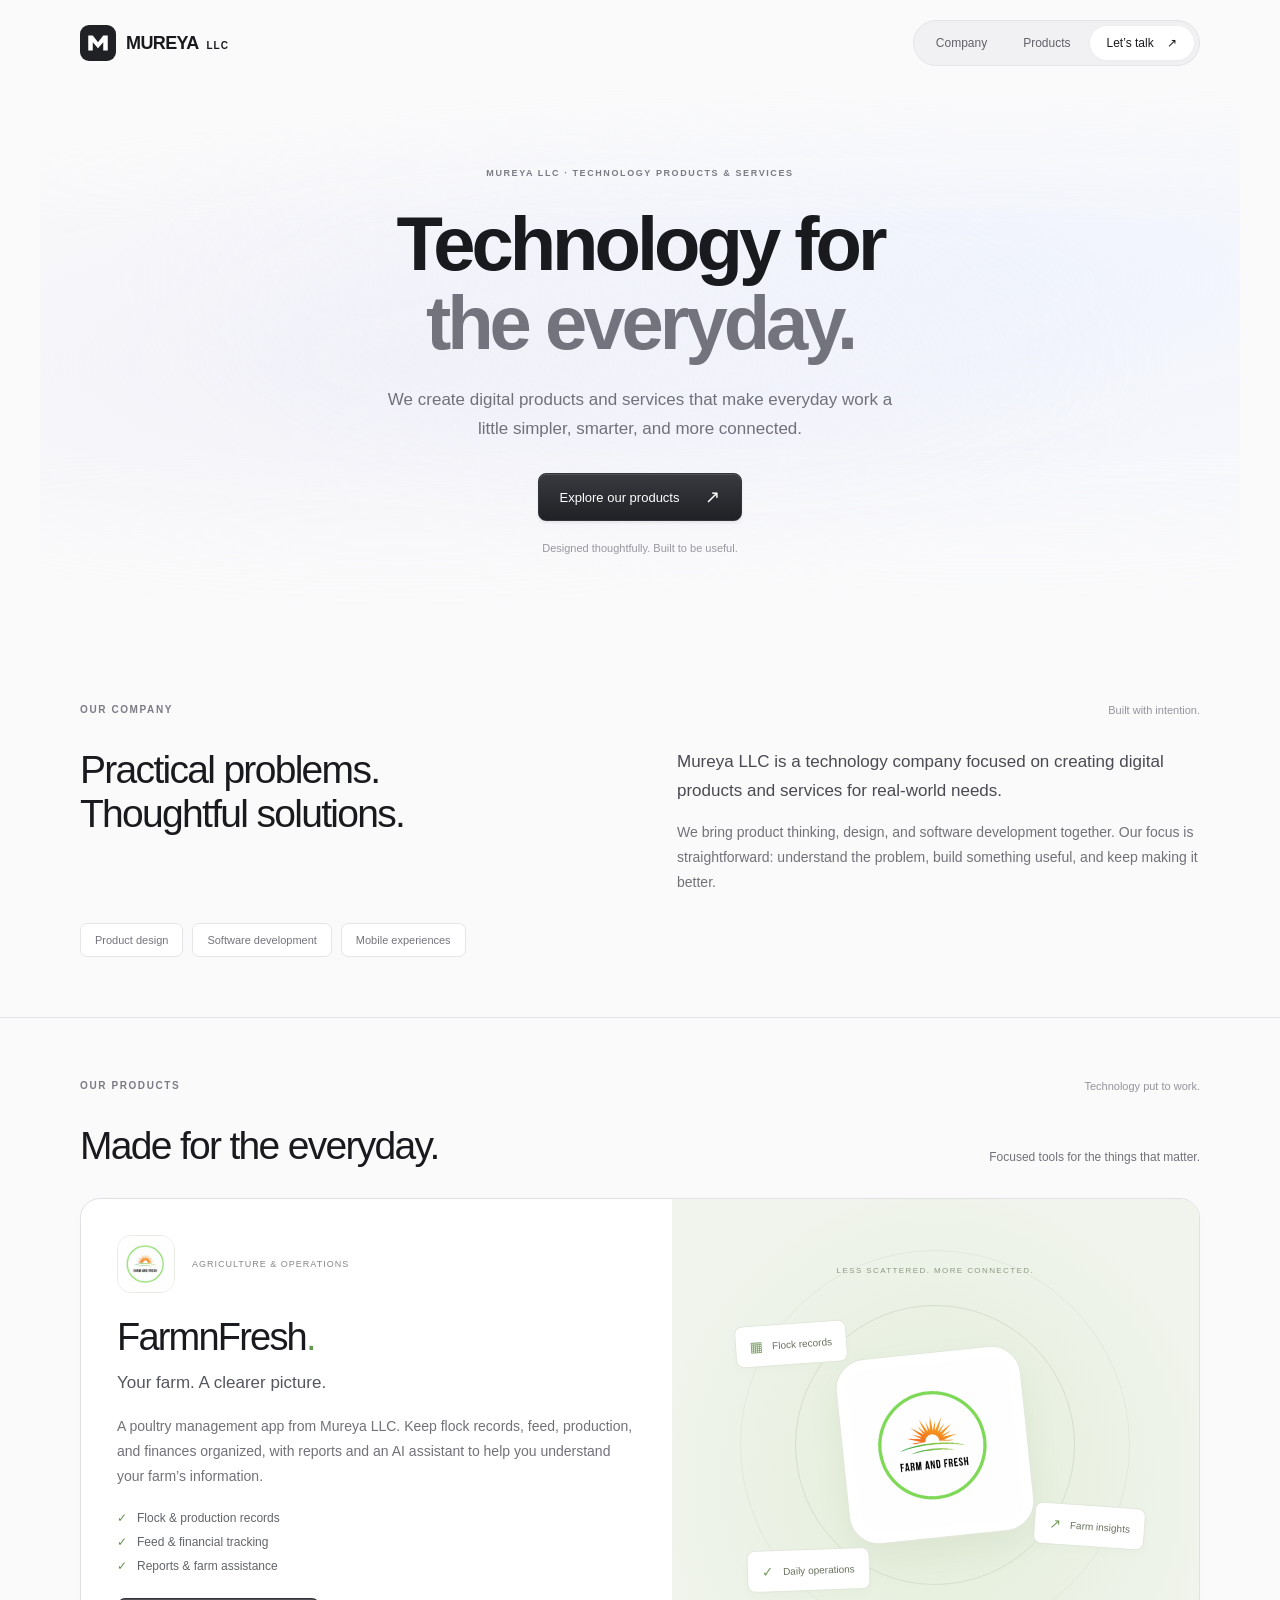
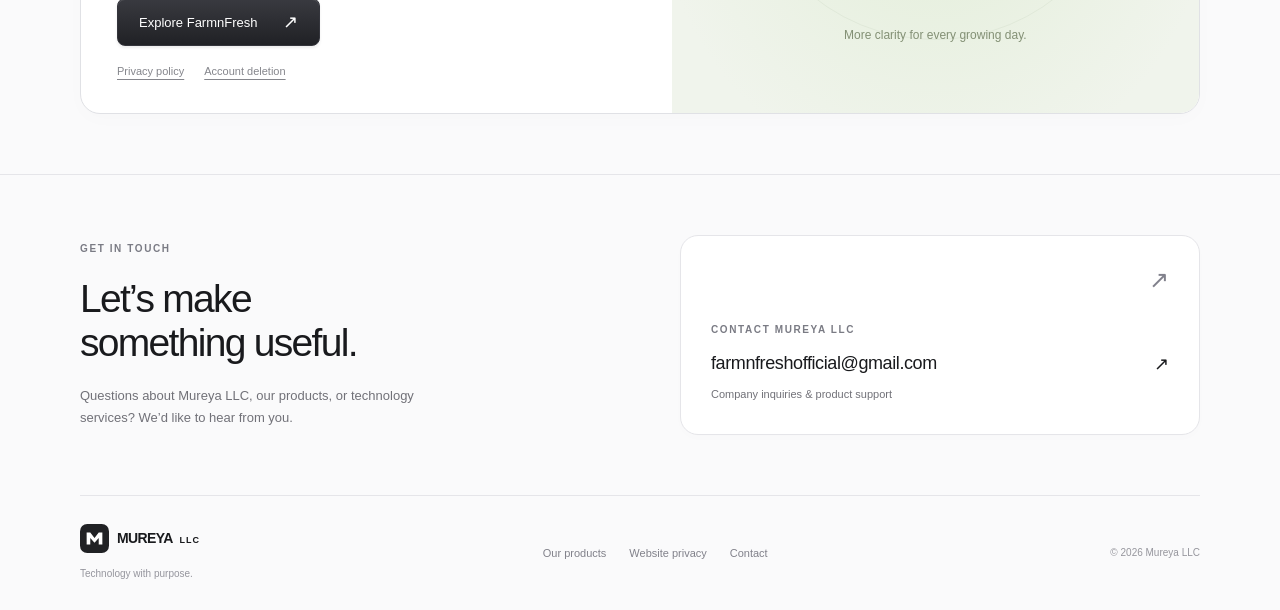
<file: index.html>
<!doctype html>
<html lang="en">
<head>
  <meta charset="utf-8">
  <meta name="google-site-verification" content="fU3CqNim0tMtdheU_c-kqdygMkRbstVzif8D8Y9d4Bw" />
  <meta name="viewport" content="width=device-width, initial-scale=1">
  <meta name="description" content="Mureya LLC is a technology company creating thoughtful digital products and services. Discover FarmnFresh, our poultry management app.">
  <meta name="theme-color" content="#f6f5ef">
  <meta property="og:title" content="Mureya LLC — Technology with purpose">
  <meta property="og:description" content="Thoughtful digital products and services, built around real-world needs.">
  <meta property="og:type" content="website">
  <meta property="og:url" content="https://lemsonmureya.github.io/mureyallc/">
  <link rel="canonical" href="https://lemsonmureya.github.io/mureyallc/">
  <link rel="icon" href="mark.svg" type="image/svg+xml">
  <link rel="stylesheet" href="style.css">
  <title>Mureya LLC — Technology with purpose</title>
</head>
<body>
  <a class="skip-link" href="#main">Skip to content</a>
  <header class="header wrap">
    <a class="brand" href="./" aria-label="Mureya LLC home"><img src="mark.svg" width="36" height="36" alt=""><span>MUREYA <small>LLC</small></span></a>
    <nav aria-label="Main navigation"><a href="#about">Company</a><a href="#products">Products</a><a class="nav-contact" href="#contact">Let’s talk <span aria-hidden="true">↗</span></a></nav>
  </header>
  <main id="main">
    <section class="hero wrap" aria-labelledby="hero-title">
      <div class="hero-copy">
        <p class="eyebrow"><span class="dot"></span> MUREYA LLC · TECHNOLOGY PRODUCTS & SERVICES</p>
        <h1 id="hero-title">Technology for<br><span>the everyday.</span></h1>
        <p class="lead">We create digital products and services that make everyday work a little simpler, smarter, and more connected.</p>
        <a class="button dark" href="#products">Explore our products <span aria-hidden="true">↗</span></a>
        <div class="hero-note"><span class="small-line"></span> Designed thoughtfully. Built to be useful.</div>
      </div>
    </section>
    <section class="section wrap" id="about" aria-labelledby="about-title">
      <div class="section-top"><p class="eyebrow">OUR COMPANY</p><span class="section-aside">Built with intention.</span></div>
      <div class="about-grid"><h2 id="about-title">Practical problems.<br>Thoughtful solutions.</h2><div><p class="body-large">Mureya LLC is a technology company focused on creating digital products and services for real-world needs.</p><p class="muted">We bring product thinking, design, and software development together. Our focus is straightforward: understand the problem, build something useful, and keep making it better.</p></div></div>
      <div class="capabilities" aria-label="Our focus"><span>Product design</span><span>Software development</span><span>Mobile experiences</span></div>
    </section>
    <section class="products-section" id="products" aria-labelledby="products-title"><div class="wrap section">
      <div class="section-top"><p class="eyebrow">OUR PRODUCTS</p><span class="section-aside">Technology put to work.</span></div>
      <div class="products-heading"><h2 id="products-title">Made for the everyday.</h2><p>Focused tools for the things that matter.</p></div>
      <article class="product-card">
        <div class="product-copy"><div class="product-brand"><img src="farmnfresh.svg" alt="Farm and Fresh logo" width="72" height="72" loading="lazy"><span class="product-type">AGRICULTURE & OPERATIONS</span></div><h3>FarmnFresh<span class="product-dot">.</span></h3><p class="product-tagline">Your farm. A clearer picture.</p><p class="muted">A poultry management app from Mureya LLC. Keep flock records, feed, production, and finances organized, with reports and an AI assistant to help you understand your farm’s information.</p><ul class="feature-list"><li>Flock & production records</li><li>Feed & financial tracking</li><li>Reports & farm assistance</li></ul><a class="button dark" href="https://sites.google.com/view/farmnfresh/support">Explore FarmnFresh <span aria-hidden="true">↗</span></a><div class="product-links"><a href="https://sites.google.com/view/farmnfresh/privacy-policy">Privacy policy</a><a href="https://sites.google.com/view/farmnfresh/account-deletion">Account deletion</a></div></div>
        <div class="product-visual"><span class="visual-note">LESS SCATTERED. MORE CONNECTED.</span><div class="farm-orbit" aria-hidden="true"><div class="orbit-ring ring-one"></div><div class="orbit-ring ring-two"></div><div class="logo-tile"><img src="farmnfresh.svg" width="164" height="164" alt="" loading="lazy"></div><div class="floating-label label-one"><span>▦</span> Flock records</div><div class="floating-label label-two"><span>↗</span> Farm insights</div><div class="floating-label label-three"><span>✓</span> Daily operations</div></div><p>More clarity for every growing day.</p></div>
      </article>
    </div></section>
    <section class="section wrap contact" id="contact" aria-labelledby="contact-title"><div><p class="eyebrow">GET IN TOUCH</p><h2 id="contact-title">Let’s make<br>something useful.</h2><p>Questions about Mureya LLC, our products, or technology services? We’d like to hear from you.</p></div><div class="contact-card"><span class="contact-icon" aria-hidden="true">↗</span><p class="eyebrow">CONTACT MUREYA LLC</p><a class="email" href="mailto:farmnfreshofficial@gmail.com">farmnfreshofficial@gmail.com <span aria-hidden="true">↗</span></a><p>Company inquiries & product support</p></div></section>
  </main>
  <footer class="wrap footer"><div><a class="brand" href="./"><img src="mark.svg" width="29" height="29" alt=""><span>MUREYA <small>LLC</small></span></a><p>Technology with purpose.</p></div><nav aria-label="Footer navigation"><a href="#products">Our products</a><a href="privacy.html">Website privacy</a><a href="#contact">Contact</a></nav><span class="copyright">© 2026 Mureya LLC</span></footer>
</body>
</html>
</file>
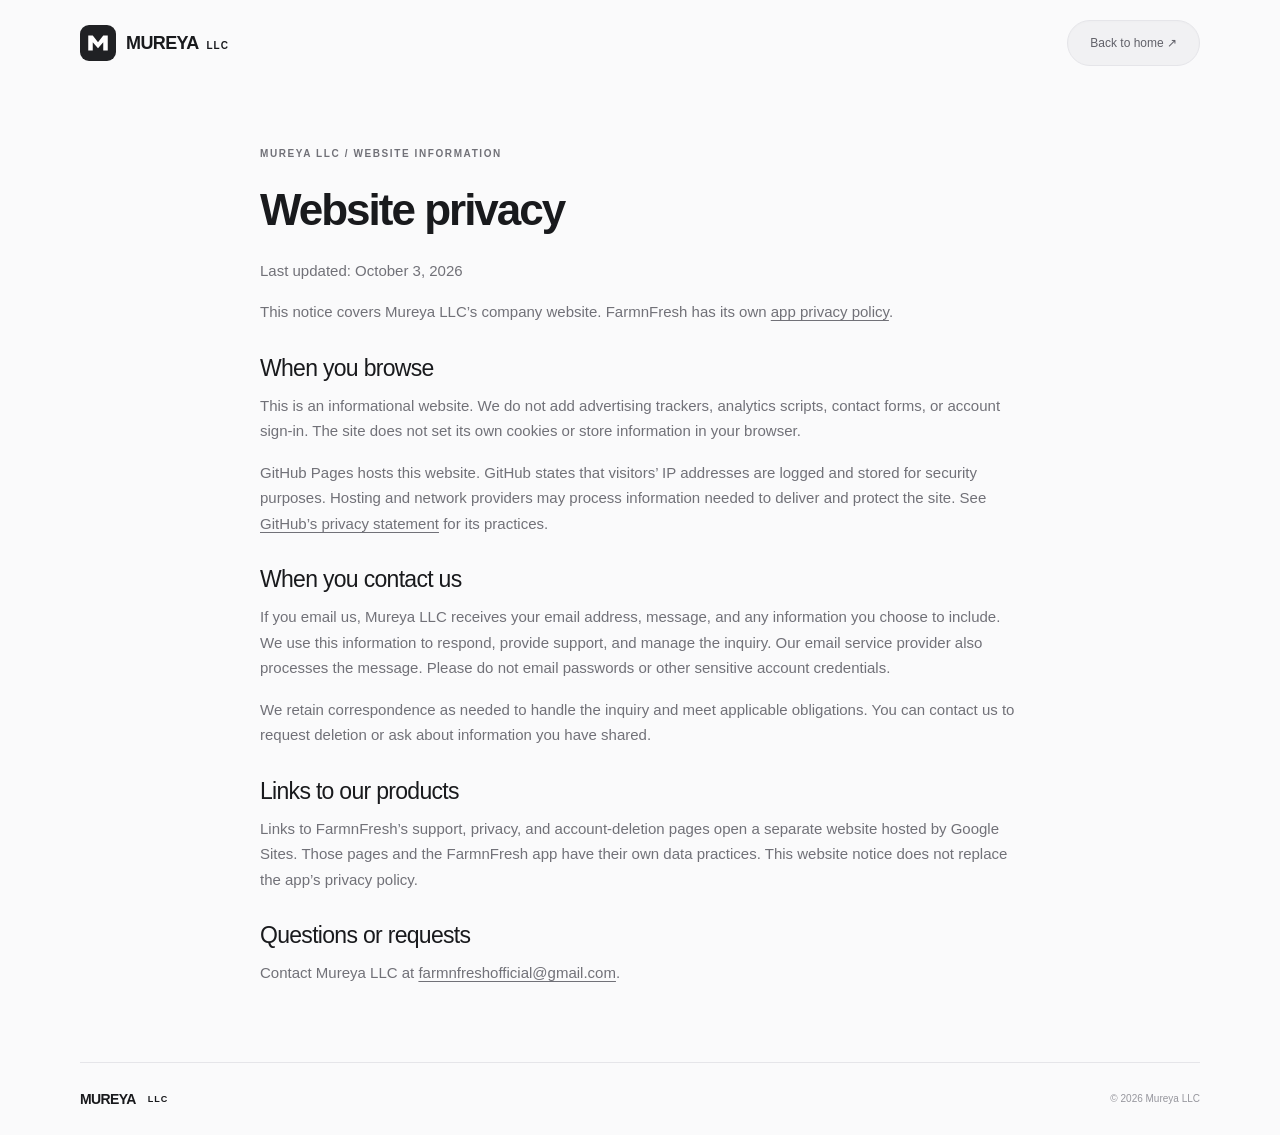
<file: privacy.html>
<!doctype html><html lang="en"><head><meta charset="utf-8"><meta name="viewport" content="width=device-width, initial-scale=1"><title>Website privacy — Mureya LLC</title><meta name="description" content="How the Mureya LLC company website handles visitor information and contact inquiries."><link rel="icon" href="mark.svg" type="image/svg+xml"><link rel="stylesheet" href="style.css"></head><body><a class="skip-link" href="#main">Skip to content</a><header class="header wrap"><a class="brand" href="./"><img src="mark.svg" width="36" height="36" alt=""><span>MUREYA <small>LLC</small></span></a><nav aria-label="Main navigation"><a href="./">Back to home ↗</a></nav></header><main class="legal wrap" id="main"><p class="eyebrow">MUREYA LLC / WEBSITE INFORMATION</p><h1>Website privacy</h1><p>Last updated: October 3, 2026</p><p>This notice covers Mureya LLC’s company website. FarmnFresh has its own <a href="https://sites.google.com/view/farmnfresh/privacy-policy">app privacy policy</a>.</p><h2>When you browse</h2><p>This is an informational website. We do not add advertising trackers, analytics scripts, contact forms, or account sign-in. The site does not set its own cookies or store information in your browser.</p><p>GitHub Pages hosts this website. GitHub states that visitors’ IP addresses are logged and stored for security purposes. Hosting and network providers may process information needed to deliver and protect the site. See <a href="https://docs.github.com/en/site-policy/privacy-policies/github-general-privacy-statement">GitHub’s privacy statement</a> for its practices.</p><h2>When you contact us</h2><p>If you email us, Mureya LLC receives your email address, message, and any information you choose to include. We use this information to respond, provide support, and manage the inquiry. Our email service provider also processes the message. Please do not email passwords or other sensitive account credentials.</p><p>We retain correspondence as needed to handle the inquiry and meet applicable obligations. You can contact us to request deletion or ask about information you have shared.</p><h2>Links to our products</h2><p>Links to FarmnFresh’s support, privacy, and account-deletion pages open a separate website hosted by Google Sites. Those pages and the FarmnFresh app have their own data practices. This website notice does not replace the app’s privacy policy.</p><h2>Questions or requests</h2><p>Contact Mureya LLC at <a href="mailto:farmnfreshofficial@gmail.com">farmnfreshofficial@gmail.com</a>.</p></main><footer class="wrap footer"><a class="brand" href="./">MUREYA <small>LLC</small></a><span class="copyright">© 2026 Mureya LLC</span></footer></body></html>
</file>
<file: style.css>
:root { --ink:#191a1d; --muted:#717178; --line:#e5e5e9; --paper:#fafafb; }
* { box-sizing:border-box; }
html { scroll-behavior:smooth; scroll-padding-top:30px; }
body { margin:0; background:var(--paper); color:var(--ink); font-family:Arial,Helvetica,sans-serif; -webkit-font-smoothing:antialiased; }
a { color:inherit; text-decoration:none; -webkit-tap-highlight-color:transparent; }
a:hover { text-decoration:underline; text-underline-offset:4px; }
a:focus-visible { outline:3px solid #677bb4; outline-offset:5px; }
img { display:block; max-width:100%; }
p,h1,h2,h3 { margin:0; }
p { line-height:1.7; }
.wrap { width:calc(100% - 64px); max-width:1120px; margin-inline:auto; }
.header { height:86px; display:flex; justify-content:space-between; align-items:center; }
.brand { display:inline-flex; align-items:center; gap:10px; font-size:18px; font-weight:650; letter-spacing:-.6px; }
.brand small { font-size:10px; letter-spacing:1px; margin-left:4px; }
.brand:hover { text-decoration:none; }
.header nav { display:flex; align-items:center; padding:5px; gap:2px; border:1px solid var(--line); background:#f1f1f3; border-radius:50px; box-shadow:inset 0 1px 2px #00000004; }
.header nav a { font-size:12px; padding:10px 17px; border-radius:30px; color:#616169; }
.header nav a:hover { background:#fff; text-decoration:none; color:var(--ink); }
.header nav .nav-contact { background:#fff; color:var(--ink); box-shadow:0 1px 4px #00000008; }
.nav-contact span { margin-left:10px; }
.hero { text-align:center; position:relative; padding:80px 20px 88px; max-width:1200px; width:100%; }
.hero:before { content:''; position:absolute; inset:0; z-index:-1; background:radial-gradient(ellipse at 30% 50%,#eae9f780,transparent 65%),radial-gradient(ellipse at 80% 35%,#e8efff8c,transparent 65%); mask-image:linear-gradient(transparent,#000 25%,#000 65%,transparent); }
.hero-copy { max-width:780px; margin:auto; }
.eyebrow { font-size:10px; letter-spacing:1.6px; line-height:1.6; font-weight:600; color:#7a7b84; }
.hero .eyebrow { justify-content:center; font-size:9px; }
.dot { display:none; }
h1 { font-size:clamp(46px,6vw,76px); line-height:1.04; font-weight:550; letter-spacing:-4px; margin:24px 0; }
h1 span { color:#72737d; }
.lead { font-size:17px; color:#71717b; max-width:530px; margin:0 auto 29px; }
.button { display:inline-flex; align-items:center; justify-content:space-between; gap:26px; padding:14px 21px; border-radius:8px; font-size:13px; font-weight:500; transition:transform .15s,box-shadow .15s; }
.button:hover { text-decoration:none; transform:translateY(-1px); box-shadow:0 5px 12px #00000015; }
.dark { color:#fff; background:linear-gradient(#393a40,#202125); box-shadow:inset 0 1px 0 #ffffff20,0 2px 3px #00000013; border:1px solid #34353c; }
.button span { font-size:18px; line-height:1; }
.hero-note { font-size:11px; color:#96969e; margin-top:21px; }
.section { padding-block:60px; }
.section-top { display:flex; justify-content:space-between; align-items:center; margin-bottom:30px; }
.section-aside { font-size:11px; color:#94949d; }
.about-grid { display:grid; grid-template-columns:1fr 1fr; gap:74px; }
h2 { font-size:clamp(29px,3.2vw,39px); line-height:1.13; letter-spacing:-1.7px; font-weight:500; }
.body-large { font-size:17px; color:#4a4b52; margin-bottom:14px; }
.muted { font-size:14px; color:var(--muted); line-height:1.8; }
.capabilities { display:flex; gap:9px; margin-top:27px; }
.capabilities span { font-size:11px; color:#74747e; border:1px solid var(--line); border-radius:7px; padding:10px 14px; background:#fff; }
.products-section { border-block:1px solid var(--line); }
.products-heading { display:flex; align-items:end; justify-content:space-between; gap:30px; margin-bottom:30px; }
.products-heading p { font-size:12px; color:var(--muted); }
.product-card { display:grid; grid-template-columns:1.12fr 1fr; border:1px solid #e0e1e5; border-radius:20px; overflow:hidden; background:#fff; box-shadow:0 5px 20px #1f244204; }
.product-copy { padding:36px; }
.product-brand { display:flex; align-items:center; gap:17px; margin-bottom:23px; }
.product-brand img { border:1px solid #e9ece4; border-radius:14px; width:58px; height:58px; }
.product-type { font-size:9px; letter-spacing:1px; color:#84878a; }
.product-copy h3 { font-size:38px; font-weight:500; letter-spacing:-1.8px; }
.product-dot { color:#679652; }
.product-tagline { font-size:17px; margin:10px 0 16px; color:#55575f; }
.feature-list { list-style:none; padding:0; margin:22px 0 25px; display:flex; flex-direction:column; gap:10px; color:#616569; font-size:12px; }
.feature-list li:before { content:'✓'; color:#60924d; padding-right:10px; }
.product-links { display:flex; gap:20px; font-size:11px; color:#85868c; margin-top:19px; }
.product-links a { text-decoration:underline; text-underline-offset:4px; }
.product-visual { background:radial-gradient(ellipse at 50% 55%,#e3eed9,#f0f4ec 75%); display:flex; flex-direction:column; justify-content:center; align-items:center; overflow:hidden; padding:30px 14px; }
.visual-note { font-size:8px; letter-spacing:1.4px; color:#8b9982; }
.farm-orbit { height:340px; width:100%; max-width:420px; display:grid; place-items:center; position:relative; }
.orbit-ring { position:absolute; width:280px; height:280px; border:1px solid #d5dfcd; border-radius:50%; }
.ring-two { width:390px; height:390px; opacity:.5; }
.logo-tile { position:relative; padding:10px; background:#fff; border:1px solid #e1e8db; border-radius:30px; box-shadow:0 15px 35px #425f2710; transform:rotate(-6deg); }
.logo-tile img { border-radius:20px; }
.floating-label { position:absolute; display:flex; align-items:center; gap:9px; border:1px solid #e0e7da; border-radius:8px; padding:12px 14px; font-size:10px; background:#fff; box-shadow:0 4px 9px #425f2705; color:#697360; }
.floating-label span { color:#789e63; font-size:14px; }
.label-one { top:48px; left:10px; transform:rotate(-4deg); }
.label-two { bottom:68px; right:0; transform:rotate(4deg); }
.label-three { bottom:24px; left:22px; transform:rotate(-2deg); }
.product-visual>p { font-size:12px; color:#839075; position:relative; margin-top:10px; }
.contact { display:grid; grid-template-columns:1fr 1fr; gap:80px; align-items:center; }
.contact h2 { margin-block:20px; }
.contact>div>p:last-child { font-size:13px; color:var(--muted); max-width:355px; }
.contact-card { background:#fff; border:1px solid var(--line); border-radius:18px; padding:30px; box-shadow:0 3px 10px #22223803; }
.contact-icon { display:block; text-align:right; font-size:24px; margin-bottom:28px; color:#81818c; }
.email { display:flex; justify-content:space-between; gap:8px; margin:15px 0 10px; font-size:18px; letter-spacing:-.4px; overflow-wrap:anywhere; }
.contact-card>p:last-child { font-size:11px!important; }
.footer { border-top:1px solid var(--line); padding-block:28px; display:flex; align-items:center; justify-content:space-between; gap:30px; }
.footer .brand { font-size:14px; gap:8px; }
.footer .brand small { font-size:9px; }
.footer p { font-size:10px; color:#95959d; margin-top:8px; }
.footer nav { display:flex; gap:23px; font-size:11px; color:#81818a; }
.copyright { font-size:10px; color:#96969d; }
.skip-link { position:absolute; top:-60px; left:16px; background:var(--ink); color:#fff; padding:12px; z-index:5; }
.skip-link:focus { top:16px; }
.legal { max-width:760px; padding-block:60px; }
.legal h1 { font-size:44px; margin-block:25px; letter-spacing:-2px; }
.legal h2 { font-size:23px; letter-spacing:-.7px; margin:30px 0 12px; }
.legal p { font-size:15px; color:var(--muted); margin-bottom:16px; }
.legal a { text-decoration:underline; text-underline-offset:3px; }
.legal .eyebrow { font-size:10px; }
@media(max-width:780px) {
 .wrap { width:calc(100% - 40px); }.header { height:80px; }.brand { font-size:15px; gap:8px; }.brand img { width:30px; height:30px; }.header nav a { font-size:11px; padding:9px 12px; }
 .hero { width:100%; padding:60px 22px; }h1 { font-size:58px; letter-spacing:-3px; }.lead { font-size:16px; }
 .section { padding-block:46px; }.about-grid,.contact { grid-template-columns:1fr; gap:24px; }.products-heading { display:block; }.products-heading p { margin-top:12px; }.product-card { grid-template-columns:1fr; }
 .product-copy { padding:30px; }.product-visual { padding-block:26px; }.farm-orbit { height:320px; }.contact-card { padding:26px; }.contact-icon { margin-bottom:20px; }
 .footer { flex-wrap:wrap; }.copyright { width:100%; }.section-top { margin-bottom:25px; }
}
@media(max-width:450px) {
 .header nav>a:first-child { display:none; }.header nav a { padding:8px 11px; }.header nav { gap:0; }.nav-contact span { margin-left:5px; }.brand { font-size:14px; }.brand small { font-size:8px; }
 h1 { font-size:46px; letter-spacing:-2.5px; }.hero .eyebrow { font-size:7px; letter-spacing:1.2px; }.lead { font-size:15px; }.hero { padding-block:49px; }.hero-note { font-size:10px; }
 .section-aside { display:none; }.body-large { font-size:16px; }.capabilities { flex-wrap:wrap; gap:7px; }.capabilities span { font-size:10px; padding:9px 11px; }
 .product-copy { padding:25px; }.product-type { font-size:8px; }.product-copy h3 { font-size:35px; }.email { font-size:17px; }.footer nav { width:100%; }.footer { gap:22px; }.legal h1 { font-size:36px; }
}
@media(prefers-reduced-motion:reduce) { html { scroll-behavior:auto; }* { transition:none!important; } }
</file>
